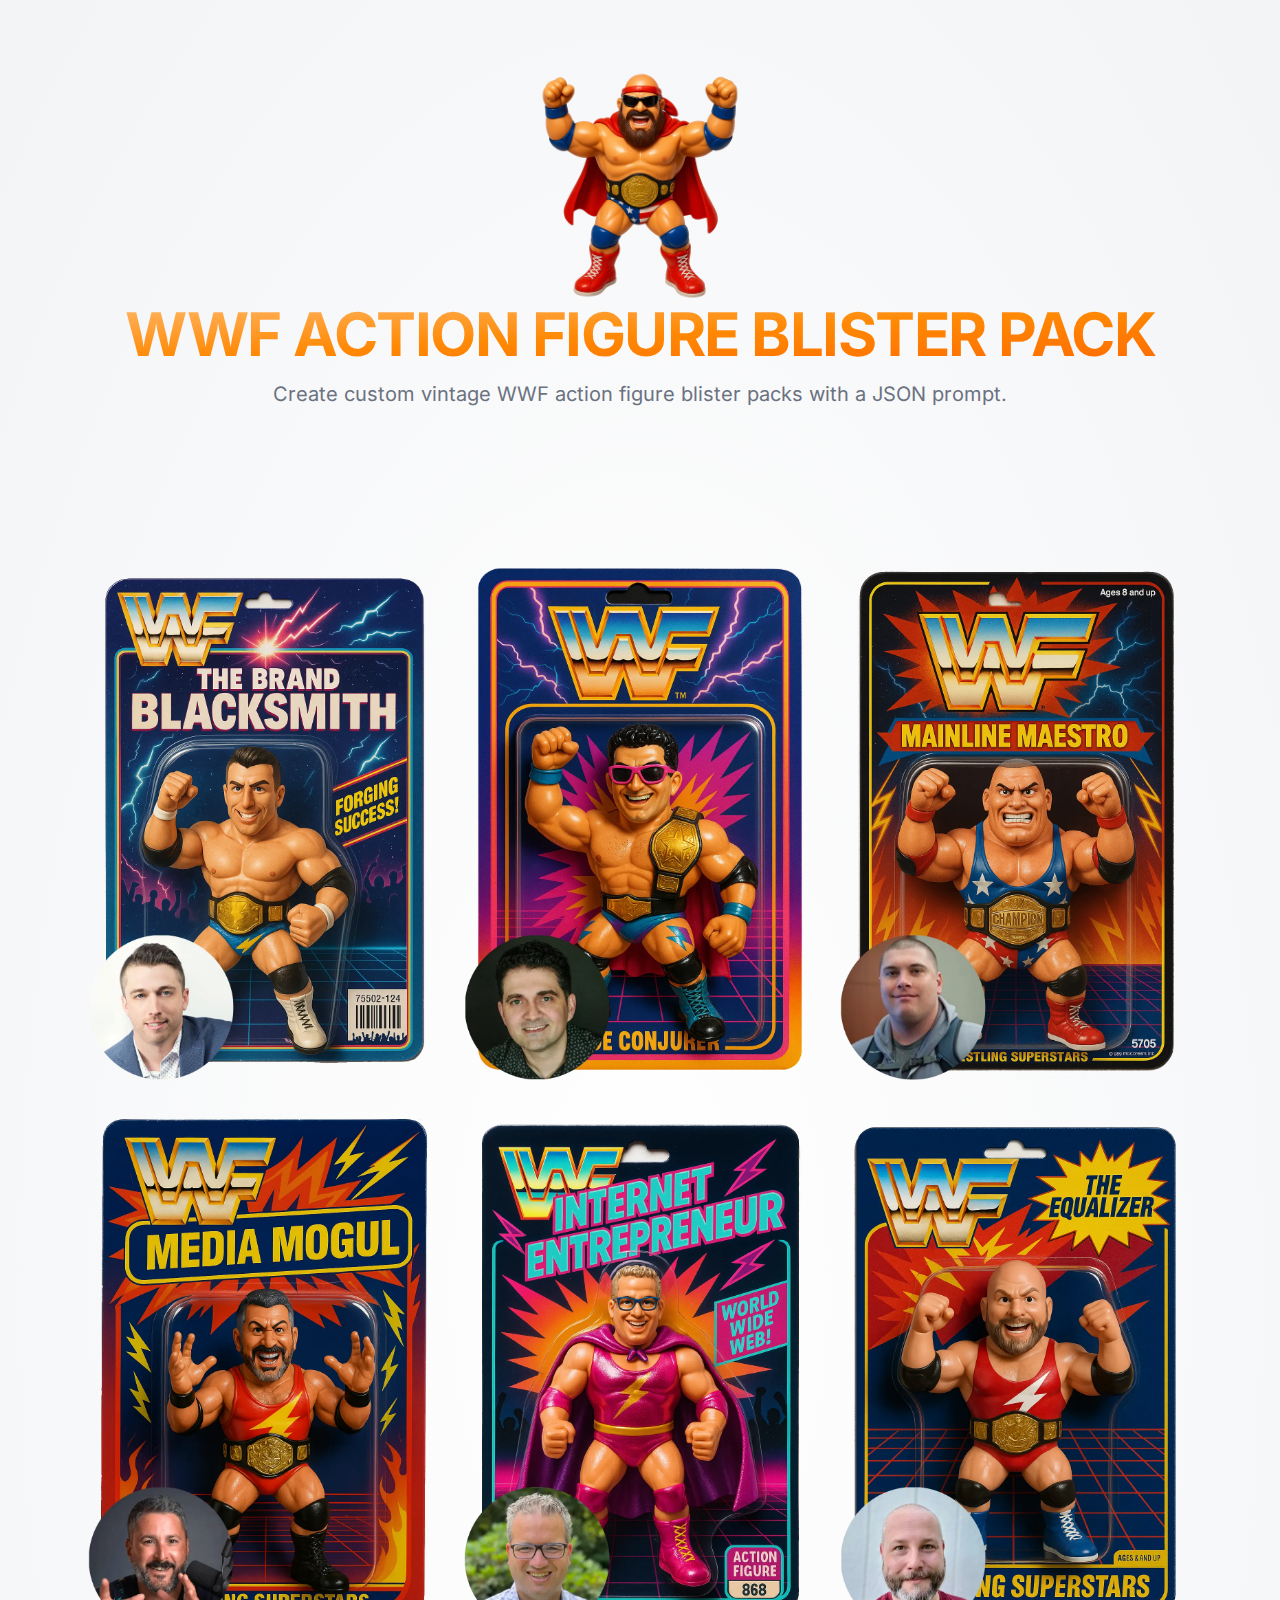
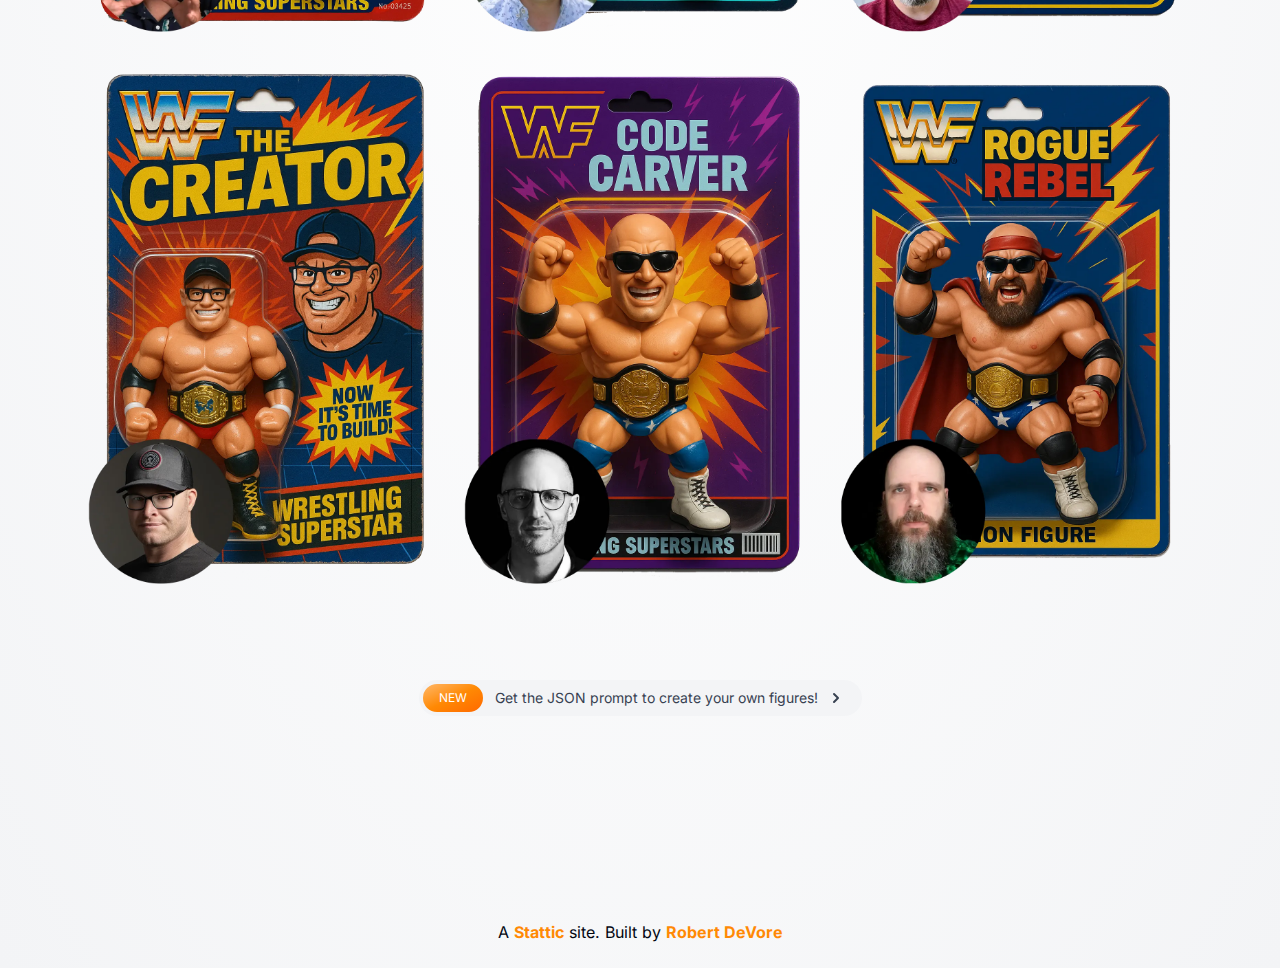
<file: index.html>
<!DOCTYPE html>
<html lang="en">
<head>
    <meta charset="UTF-8">
    <meta name="viewport" content="width=device-width, initial-scale=1.0">
    <title>Create your own WWF Action Figure Blister Packs with AI - Robert DeVoreWWF ACTION FIGURES by Robert DeVore</title>
    <meta name="description" content="Create your own WWF Action Figures with AI by using a simple JSON prompt.">
    <meta name="keywords" content="WWF AI, WWF, World Wrestling Federation">
    <meta name="author" content="Robert">
    <link href="./assets/css/tailwind.min.css" rel="stylesheet preload" as="style">
    
    <link href="./assets/css/stattic.css" rel="stylesheet preload" as="style">
    <link href="./assets/css/fonts.css" rel="stylesheet preload" as="style">
    
    <!-- Canonical URL -->
    
    <!-- Open Graph Tags -->
    <meta property="og:title" content="Create your own WWF Action Figure Blister Packs with AI - Robert DeVore">
    <meta property="og:description" content="Create your own WWF Action Figures with AI by using a simple JSON prompt.">
    <meta property="og:url" content="https://wwf.robertdevore.com/">
    <meta property="og:type" content="website">
    
    <!-- Twitter Card -->
    <meta name="twitter:card" content="summary_large_image">
    <meta name="twitter:title" content="Create your own WWF Action Figure Blister Packs with AI - Robert DeVore">
    <meta name="twitter:description" content="Create your own WWF Action Figures with AI by using a simple JSON prompt.">
    
    <!-- Alpine.js for interactive components -->
    <script src="./assets/js/alpine.min.js" defer></script>
</head>
<body class="bg-background bg-[radial-gradient(ellipse_at_center,_var(--tw-gradient-stops))] from-white to-gray-100 text-primary quicksand-300">

<!-- Skip Links for Accessibility -->
<a href="#main-content" class="skip-link">Skip to main content</a>
<a href="#navigation" class="skip-link">Skip to navigation</a>
<a href="#footer" class="skip-link">Skip to footer</a>


<section id="home-hero">
    <div class="py-8 px-4 mx-auto max-w-screen-xl text-center lg:py-16 lg:px-12">
        <img width="240" height="240" src="../assets/images/rogue-rebel-header.webp" alt="Rogue Rebel WWF Action Figure Blister Pack" class="header-fig w-full h-auto object-cover transition-transform duration-300 m-auto">
        <h1 class="mb-4 text-4xl font-bold tracking-tight leading-none text-gray-900 md:text-5xl lg:text-6xl hero-title">WWF ACTION FIGURE BLISTER PACK</h1>
        <p class="mb-8 text-lg font-normal text-gray-500 lg:text-xl sm:px-16 xl:px-48">Create custom vintage WWF action figure blister packs with a JSON prompt.</p>
    </div>
</section>

<section class="max-w-6xl mx-auto px-6 py-12">
    <div class="grid grid-cols-1 md:grid-cols-3 gap-6">  
      <!-- Single Image Card -->
      <div class="relative group">
        <img width="1024" height="1536" src="../assets/images/wwf-brand-blacksmith.webp" alt="Brand Blacksmith" class="w-full h-auto object-cover transition-transform duration-300 group-hover:scale-105">
        <div class="absolute inset-0 flex items-center justify-center opacity-0 group-hover:opacity-100 transition-opacity duration-300">
          <button class="text-white bg-orange-600 px-6 py-2 rounded-lg text-sm font-semibold shadow-md">
            SOLD OUT
          </button>
        </div>
      </div>
      <!-- Single Image Card -->
      <div class="relative group">
        <img width="1024" height="1536" src="../assets/images/wwf-code-conjurer.webp" alt="Code Conjurer" class="w-full h-auto object-cover transition-transform duration-300 group-hover:scale-105">
        <div class="absolute inset-0 flex items-center justify-center opacity-0 group-hover:opacity-100 transition-opacity duration-300">
          <button class="text-white bg-orange-600 px-6 py-2 rounded-lg text-sm font-semibold shadow-md">
            SOLD OUT
          </button>
        </div>
      </div>
      <!-- Single Image Card -->
      <div class="relative group">
        <img width="1024" height="1536" src="../assets/images/wwf-mainline-maestro.webp" alt="Mainline Maestro" class="w-full h-auto object-cover transition-transform duration-300 group-hover:scale-105">
        <div class="absolute inset-0 flex items-center justify-center opacity-0 group-hover:opacity-100 transition-opacity duration-300">
          <button class="text-white bg-orange-600 px-6 py-2 rounded-lg text-sm font-semibold shadow-md">
            SOLD OUT
          </button>
        </div>
      </div>
      <!-- Single Image Card -->
      <div class="relative group">
        <img width="1024" height="1536" src="../assets/images/wwf-media-mogul.webp" alt="Media Mogul" class="w-full h-auto object-cover transition-transform duration-300 group-hover:scale-105">
        <div class="absolute inset-0 flex items-center justify-center opacity-0 group-hover:opacity-100 transition-opacity duration-300">
          <button class="text-white bg-orange-600 px-6 py-2 rounded-lg text-sm font-semibold shadow-md">
            SOLD OUT
          </button>
        </div>
      </div>
      <!-- Single Image Card -->
      <div class="relative group">
        <img width="1024" height="1536" src="../assets/images/wwf-internet-entrepreneur.webp" alt="Internet Entrepreneur" class="w-full h-auto object-cover transition-transform duration-300 group-hover:scale-105">
        <div class="absolute inset-0 flex items-center justify-center opacity-0 group-hover:opacity-100 transition-opacity duration-300">
          <button class="text-white bg-orange-600 px-6 py-2 rounded-lg text-sm font-semibold shadow-md">
            SOLD OUT
          </button>
        </div>
      </div>
      <!-- Single Image Card -->
      <div class="relative group">
        <img width="1024" height="1536" src="../assets/images/wwf-the-equalizer.webp" alt="The Equalizer" class="w-full h-auto object-cover transition-transform duration-300 group-hover:scale-105">
        <div class="absolute inset-0 flex items-center justify-center opacity-0 group-hover:opacity-100 transition-opacity duration-300">
          <button class="text-white bg-orange-600 px-6 py-2 rounded-lg text-sm font-semibold shadow-md">
            SOLD OUT
          </button>
        </div>
      </div>
      <!-- Single Image Card -->
      <div class="relative group">
        <img width="1024" height="1536" src="../assets/images/wwf-the-creator.webp" alt="The Creator" class="w-full h-auto object-cover transition-transform duration-300 group-hover:scale-105">
        <div class="absolute inset-0 flex items-center justify-center opacity-0 group-hover:opacity-100 transition-opacity duration-300">
          <button class="text-white bg-orange-600 px-6 py-2 rounded-lg text-sm font-semibold shadow-md">
            SOLD OUT
          </button>
        </div>
      </div>
      <!-- Single Image Card -->
      <div class="relative group">
        <img width="1024" height="1536" src="../assets/images/wwf-code-carver.webp" alt="Code Carver" class="w-full h-auto object-cover transition-transform duration-300 group-hover:scale-105">
        <div class="absolute inset-0 flex items-center justify-center opacity-0 group-hover:opacity-100 transition-opacity duration-300">
          <button class="text-white bg-orange-600 px-6 py-2 rounded-lg text-sm font-semibold shadow-md">
            SOLD OUT
          </button>
        </div>
      </div>
      <!-- Single Image Card -->
      <div class="relative group">
        <img width="1024" height="1536" src="../assets/images/wwf-rogue-rebel.webp" alt="Rogue Rebel" class="w-full h-auto object-cover transition-transform duration-300 group-hover:scale-105">
        <div class="absolute inset-0 flex items-center justify-center opacity-0 group-hover:opacity-100 transition-opacity duration-300">
          <button class="text-white bg-orange-600 px-6 py-2 rounded-lg text-sm font-semibold shadow-md">
            SOLD OUT
          </button>
        </div>
      </div>
    </div>
    <div class="py-8 px-4 mx-auto max-w-screen-xl text-center lg:py-16 lg:px-12">
        <a href="https://prompts.robertdevore.com/blog/wwf-action-figure-blister-pack-json-prompt/" target="_blank" class="inline-flex justify-between items-center py-1 px-1 pr-4 mb-7 mt-8 text-sm text-gray-700 bg-gray-100 rounded-full hover:bg-gray-200" role="alert" aria-label="View the JSON prompt">
            <span class="hero-new text-xs rounded-full text-white px-4 py-1.5 mr-3">NEW</span> <span class="text-sm font-medium">Get the JSON prompt to create your own figures!</span> 
            <svg class="ml-2 w-5 h-5" fill="currentColor" viewBox="0 0 20 20" xmlns="http://www.w3.org/2000/svg"><path fill-rule="evenodd" d="M7.293 14.707a1 1 0 010-1.414L10.586 10 7.293 6.707a1 1 0 011.414-1.414l4 4a1 1 0 010 1.414l-4 4a1 1 0 01-1.414 0z" clip-rule="evenodd"></path></svg>
        </a>
    </div>
</section>
  


<footer class="mt-10 py-6" id="footer">
    <div class="container max-w-screen-xl m-auto px-4 text-center">
        <p>A <a href="https://stattic.site/" target="_blank" class="text-links font-bold" aria-label="Stattic - opens in a new tab">Stattic</a> site. Built by <a href="https://robertdevore.com/" target="_blank" class="text-links font-bold" aria-label="robertdevore.com - opens in a new tab">Robert DeVore</a></p>
    </div>
</footer>

</body>
</html>
</file>
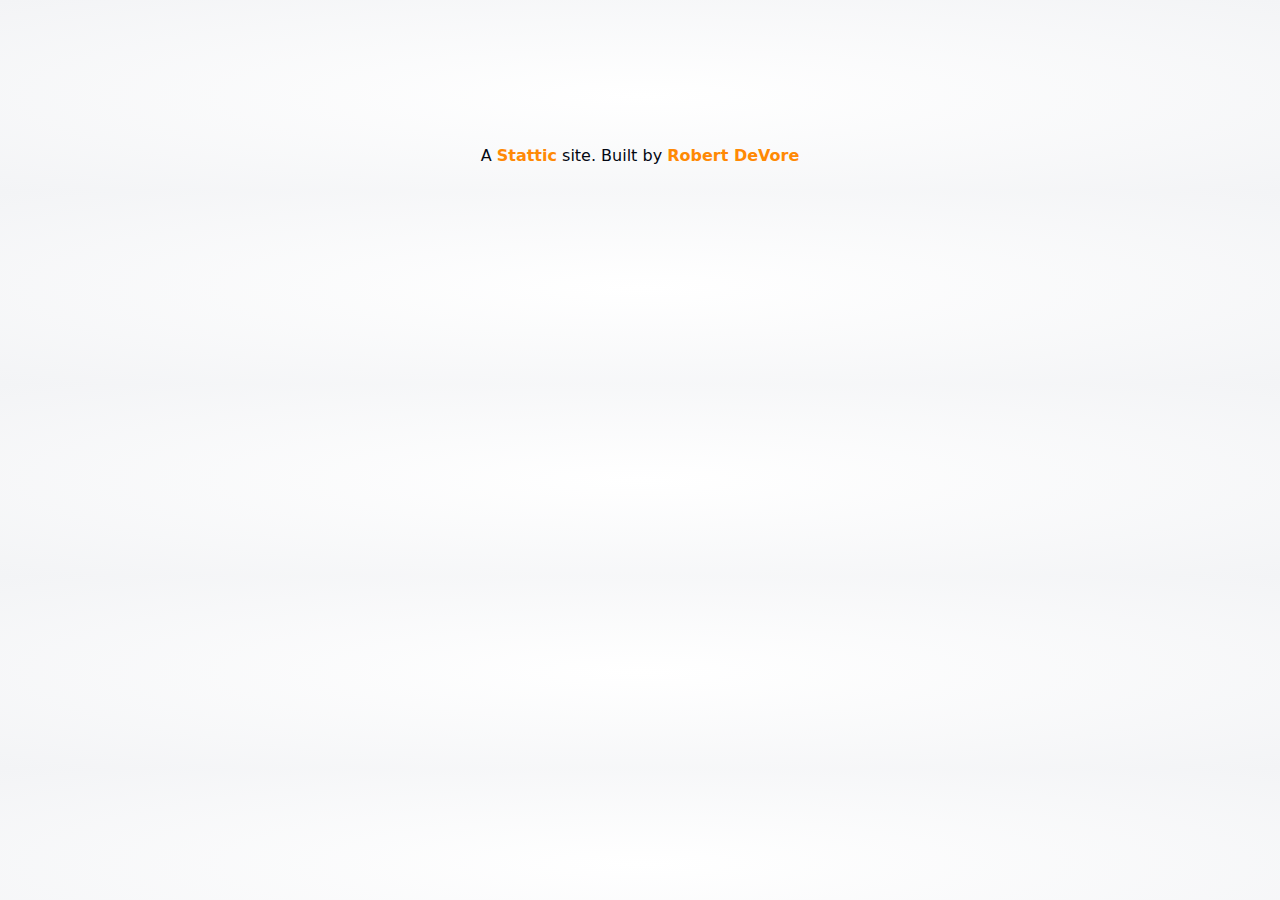
<file: blog/index.html>
<!DOCTYPE html>
<html lang="en">
<head>
    <meta charset="UTF-8">
    <meta name="viewport" content="width=device-width, initial-scale=1.0">
    <title> | WWF ACTION FIGURES by Robert DeVore</title>
    <meta name="description" content="Create your own WWF Action Figures with AI by using a simple JSON prompt.">
    <meta name="keywords" content="WWF AI, WWF, World Wrestling Federation">
    <meta name="author" content="Robert DeVore">
    <link href="/assets/css/tailwind.min.css" rel="stylesheet preload" as="style">
    
    <link href="/assets/css/stattic.min.css" rel="stylesheet preload" as="style">
    
    <!-- Canonical URL -->
    
    <!-- Open Graph Tags -->
    <meta property="og:title" content="">
    <meta property="og:description" content="Create your own WWF Action Figures with AI by using a simple JSON prompt.">
    <meta property="og:url" content="/">
    <meta property="og:type" content="website">
    
    <!-- Twitter Card -->
    <meta name="twitter:card" content="summary_large_image">
    <meta name="twitter:title" content="">
    <meta name="twitter:description" content="Create your own WWF Action Figures with AI by using a simple JSON prompt.">
    
    <!-- Alpine.js for interactive components -->
    <script src="/assets/js/alpine.min.js" defer></script>
</head>
<body class="bg-background bg-[radial-gradient(ellipse_at_center,_var(--tw-gradient-stops))] from-white to-gray-100 text-primary quicksand-300">

<!-- Skip Links for Accessibility -->
<a href="#main-content" class="skip-link">Skip to main content</a>
<a href="#navigation" class="skip-link">Skip to navigation</a>
<a href="#footer" class="skip-link">Skip to footer</a>


<main class="container max-w-2xl m-auto py-10 px-4" id="main-content">

    <ul class="space-y-6">
        
    </ul>

    
    
</main>


<footer class="mt-10 py-6" id="footer">
    <div class="container max-w-screen-xl m-auto px-4 text-center">
        <p>A <a href="https://stattic.site/" target="_blank" class="text-links font-bold" aria-label="Stattic - opens in a new tab">Stattic</a> site. Built by <a href="https://robertdevore.com/" target="_blank" class="text-links font-bold" aria-label="robertdevore.com - opens in a new tab">Robert DeVore</a></p>
    </div>
</footer>

</body>
</html>
</file>
<file: assets/css/stattic.css>
:root {
    --primary-color: #ff8904;
    --secondary-color: #101828;
    --accent-color: #f54900;
    --border-color: #f3f4f6;
    --background-color: #FFF;
    --text-color: #030712;
    --text-secondary: #101828;
    --text-accent: #f54900;
}

.skip-link {
    position: absolute;
    top: -60px;
    left: 0;
    background: #030712;
    color: #fff;
    padding: 16px 24px;
    text-decoration: none;
    z-index: 100;
    min-width: 48px;     /* Ensures the width is at least 48px */
    min-height: 48px;    /* Ensures the height is at least 48px */
}

.skip-link:focus,
.skip-link:hover {
    top: 0; /* brings link into view */
    padding: 16px 24px;  /* larger padding for touch targets */
    min-width: 48px;
    min-height: 48px;
}

/* Existing Classes */
.bg-primary {
    background-color: var(--primary-color);
}

.text-secondary {
    color: var(--secondary-color);
}

.bg-accent {
    background-color: var(--accent-color);
}

.bg-background {
    background-color: var(--background-color);
}

.text-links {
    color: var(--primary-color);
}

.text-primary {
    color: var(--text-color);
}

.text-secondary {
    color: var(--text-secondary);
}

.text-accent {
    color: var(--text-accent);
}

.border-primary {
    border-color: var(--border-color);
}

/* Blanket styles for 20 common HTML elements in WordPress content */
.stattic-content p {
    margin-bottom: 1.5rem;
    color: var(--text-color);
    line-height: 1.75;
}

.stattic-content img {
    margin-top: 1.5rem;
    margin-bottom: 1.5rem;
    max-width: 100%;
    height: auto;
    display: block;
}

.stattic-content span {
    color: var(--text-color);
}

h1, h2, h3, h4, h5, h6 {
    margin-bottom: 1.5rem;
    font-weight: 700;
    color: var(--text-color);
    font-family: 'Inter', Helvetica, Arial, sans-serif;
}

.stattic-content h1 {
    font-size: 2.5rem;
}

.stattic-content h2 {
    font-size: 2rem;
}

.stattic-content h3 {
    font-size: 1.75rem;
}

.stattic-content h4 {
    font-size: 1.5rem;
}

.stattic-content h5 {
    font-size: 1.25rem;
}

.stattic-content h6 {
    font-size: 1.125rem;
}

.stattic-content ul, 
.stattic-content ol {
    margin-left: 2rem; /* Indentation */
    margin-bottom: 1.5rem;
    color: var(--text-color);
}

.stattic-content li {
    margin-bottom: 0.75rem;
    line-height: 1.5;
}

.stattic-content ul li {
    list-style-type: disc;
}

.stattic-content ol li {
    list-style-type: decimal;
}

.stattic-content blockquote {
    margin-left: 1.5rem;
    padding-left: 1.5rem;
    border-left: 4px solid var(--accent-color);
    color: var(--text-color);
    font-style: italic;
    background-color: rgba(0, 0, 0, 0.05);
}

.stattic-content a {
    color: var(--primary-color);
    text-decoration: underline;
}

.stattic-content a:hover {
    color: var(--accent-color);
}

.stattic-content hr {
    border: none;
    border-top: 1px solid var(--border-color);
    margin: 2rem 0;
}

.stattic-content table {
    width: 100%;
    border-collapse: collapse;
    margin-bottom: 1.5rem;
}

.stattic-content th, 
.stattic-content td {
    padding: 0.75rem;
    border: 1px solid var(--border-color);
}

.stattic-content th {
    background-color: var(--background-color);
    color: var(--text-color);
    text-align: left;
    font-weight: bold;
}

.stattic-content td {
    background-color: #1E293B;
    color: var(--text-color);
}

.stattic-content code {
    background-color: #1E293B;
    color: var(--primary-color);
    padding: 0.2rem 0.4rem;
    border-radius: 0.25rem;
}

.stattic-content pre {
    background-color: #1E293B;
    color: var(--text-color);
    padding: 1rem;
    margin-bottom: 1.5rem;
    border-radius: 0.25rem;
    overflow-x: auto;
}

.stattic-content pre code {
    background-color: transparent;
    padding: 0;
}

.stattic-content figure {
    margin: 1.5rem 0;
}

.stattic-content figcaption {
    font-size: 0.875rem;
    color: var(--text-color);
    text-align: center;
}

.stattic-content iframe, 
.stattic-content video {
    margin-top: 1.5rem;
    margin-bottom: 1.5rem;
    max-width: 100%;
    height: auto;
}

.stattic-content input, 
.stattic-content textarea, 
.stattic-content select, 
.stattic-content button {
    margin-bottom: 1.5rem;
    padding: 0.5rem 0.75rem;
    border-radius: 0.25rem;
    border: 1px solid var(--border-color);
    background-color: #1E293B;
    color: var(--text-color);
    width: 100%;
}

.stattic-content button {
    background-color: var(--primary-color);
    color: #ffffff;
    cursor: pointer;
}

.stattic-content button:hover {
    background-color: var(--secondary-color);
}

.stattic-content ul ul, 
.stattic-content ol ol {
    margin-left: 1.5rem;
}

.hero-title {
    background-image: linear-gradient(to top left, #ff6900, #ff8904, #ffb86a);
    background-clip: text;
    -webkit-background-clip: text;
    color: transparent;
}

.hero-new {
    background-image: linear-gradient(to top left, #ff6900, #ff8904, #ffb86a);
}

.header-fig {
    max-width: 240px;
    margin: 0 auto;
}
</file>
<file: assets/css/fonts.css>
@font-face {
    font-family: 'Inter';
    font-style: normal;
    font-weight: 400;
    font-display: swap;
    src: url('../fonts/inter-400.woff2') format('woff2'), 
         url('../fonts/inter-400.ttf') format('truetype');
}

@font-face {
    font-family: 'Inter';
    font-style: normal;
    font-weight: 700;
    font-display: swap;
    src: url('../fonts/inter-700.woff2') format('woff2'), 
         url('../fonts/inter-700.ttf') format('truetype');
}

body {
    font-family: 'Inter', sans-serif;
}
</file>
<file: assets/css/stattic.min.css>
:root{--primary-color:#ff8904;--secondary-color:#101828;--accent-color:#f54900;--border-color:#f3f4f6;--background-color:#FFF;--text-color:#030712;--text-secondary:#101828;--text-accent:#f54900}.skip-link{position:absolute;top:-60px;left:0;background:#030712;color:#fff;padding:16px 24px;text-decoration:none;z-index:100;min-width:48px;min-height:48px}.skip-link:focus,.skip-link:hover{top:0;padding:16px 24px;min-width:48px;min-height:48px}.bg-primary{background-color:var(--primary-color)}.text-secondary{color:var(--secondary-color)}.bg-accent{background-color:var(--accent-color)}.bg-background{background-color:var(--background-color)}.text-links{color:var(--primary-color)}.text-primary{color:var(--text-color)}.text-secondary{color:var(--text-secondary)}.text-accent{color:var(--text-accent)}.border-primary{border-color:var(--border-color)}.stattic-content p{margin-bottom:1.5rem;color:var(--text-color);line-height:1.75}.stattic-content img{margin-top:1.5rem;margin-bottom:1.5rem;max-width:100%;height:auto;display:block}.stattic-content span{color:var(--text-color)}h1,h2,h3,h4,h5,h6{margin-bottom:1.5rem;font-weight:700;color:var(--text-color);font-family:Inter,Helvetica,Arial,sans-serif}.stattic-content h1{font-size:2.5rem}.stattic-content h2{font-size:2rem}.stattic-content h3{font-size:1.75rem}.stattic-content h4{font-size:1.5rem}.stattic-content h5{font-size:1.25rem}.stattic-content h6{font-size:1.125rem}.stattic-content ol,.stattic-content ul{margin-left:2rem;margin-bottom:1.5rem;color:var(--text-color)}.stattic-content li{margin-bottom:.75rem;line-height:1.5}.stattic-content ul li{list-style-type:disc}.stattic-content ol li{list-style-type:decimal}.stattic-content blockquote{margin-left:1.5rem;padding-left:1.5rem;border-left:4px solid var(--accent-color);color:var(--text-color);font-style:italic;background-color:rgba(0,0,0,.05)}.stattic-content a{color:var(--primary-color);text-decoration:underline}.stattic-content a:hover{color:var(--accent-color)}.stattic-content hr{border:none;border-top:1px solid var(--border-color);margin:2rem 0}.stattic-content table{width:100%;border-collapse:collapse;margin-bottom:1.5rem}.stattic-content td,.stattic-content th{padding:.75rem;border:1px solid var(--border-color)}.stattic-content th{background-color:var(--background-color);color:var(--text-color);text-align:left;font-weight:700}.stattic-content td{background-color:#1e293b;color:var(--text-color)}.stattic-content code{background-color:#1e293b;color:var(--primary-color);padding:.2rem .4rem;border-radius:.25rem}.stattic-content pre{background-color:#1e293b;color:var(--text-color);padding:1rem;margin-bottom:1.5rem;border-radius:.25rem;overflow-x:auto}.stattic-content pre code{background-color:transparent;padding:0}.stattic-content figure{margin:1.5rem 0}.stattic-content figcaption{font-size:.875rem;color:var(--text-color);text-align:center}.stattic-content iframe,.stattic-content video{margin-top:1.5rem;margin-bottom:1.5rem;max-width:100%;height:auto}.stattic-content button,.stattic-content input,.stattic-content select,.stattic-content textarea{margin-bottom:1.5rem;padding:.5rem .75rem;border-radius:.25rem;border:1px solid var(--border-color);background-color:#1e293b;color:var(--text-color);width:100%}.stattic-content button{background-color:var(--primary-color);color:#fff;cursor:pointer}.stattic-content button:hover{background-color:var(--secondary-color)}.stattic-content ol ol,.stattic-content ul ul{margin-left:1.5rem}.hero-title{background-image:linear-gradient(to top left,#ff6900,#ff8904,#ffb86a);background-clip:text;-webkit-background-clip:text;color:transparent}.hero-new{background-image:linear-gradient(to top left,#ff6900,#ff8904,#ffb86a)}.header-fig{max-width:240px;margin:0 auto}
</file>
